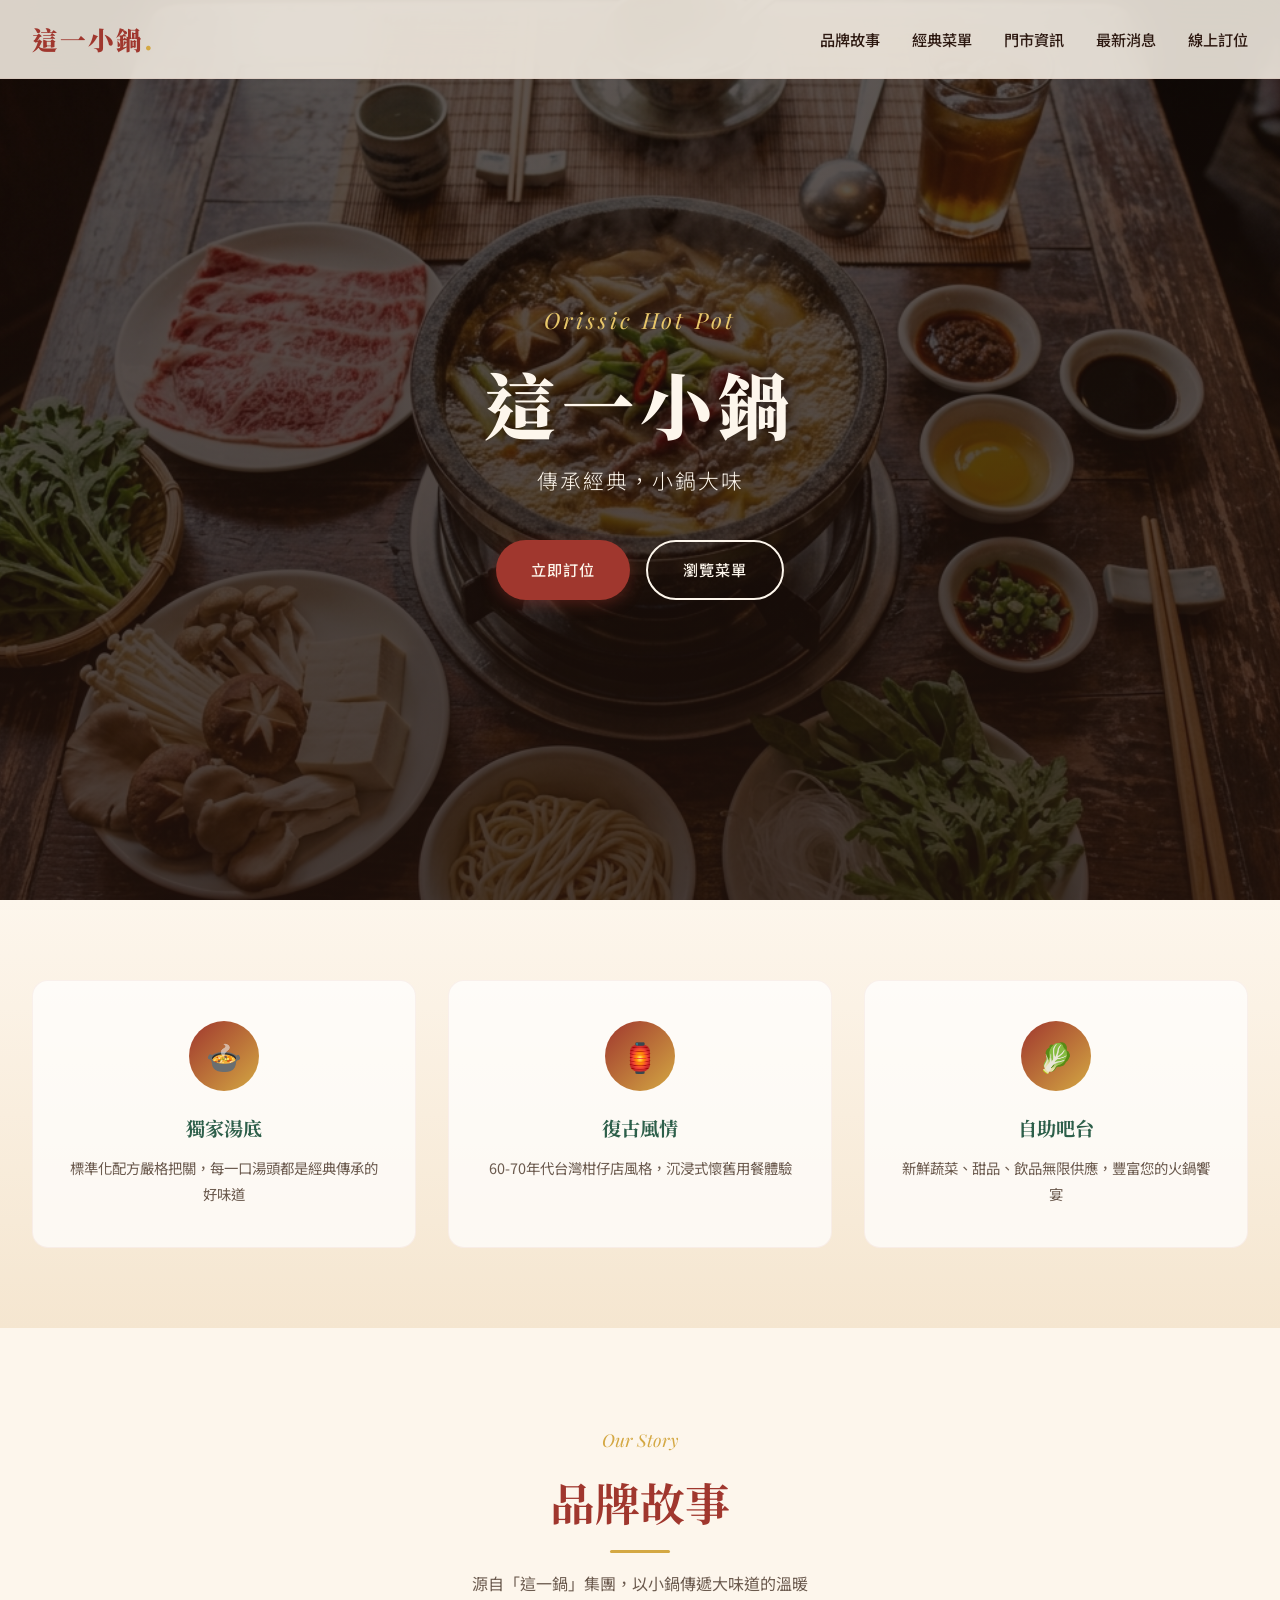
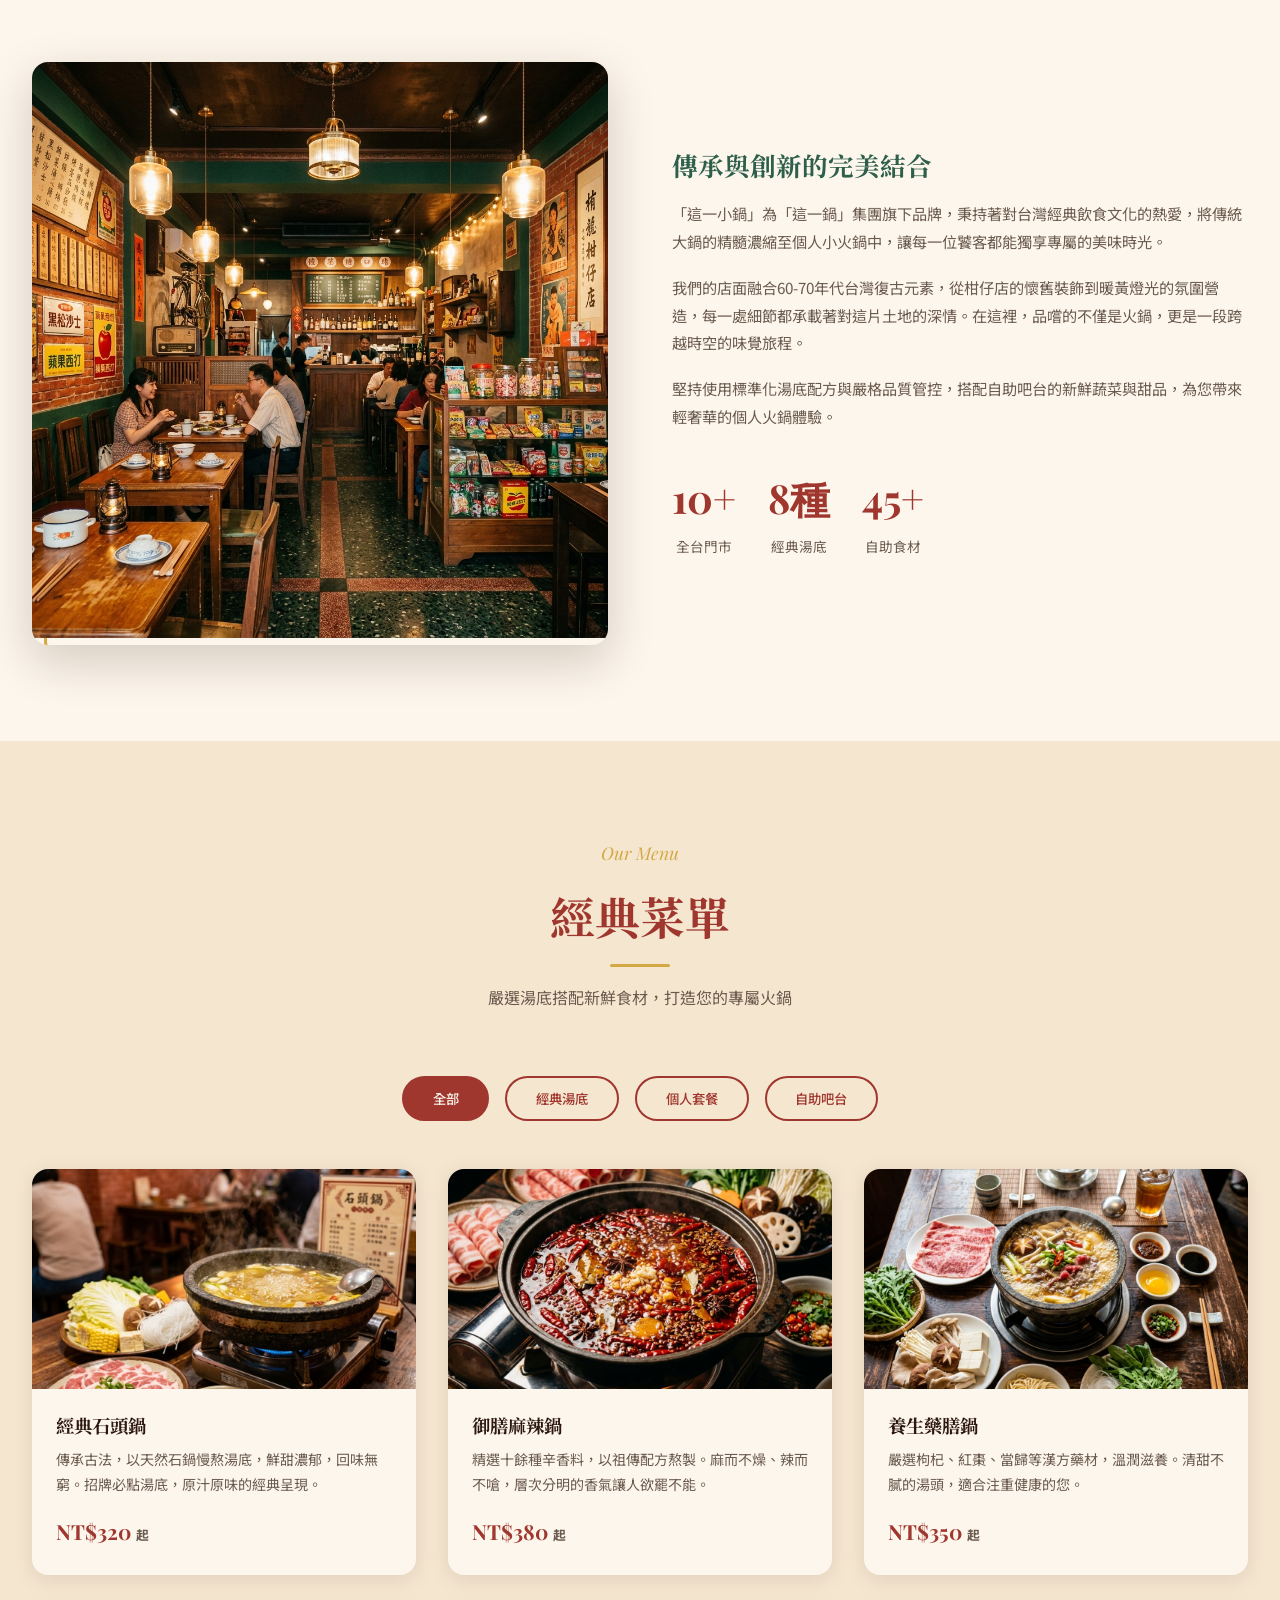
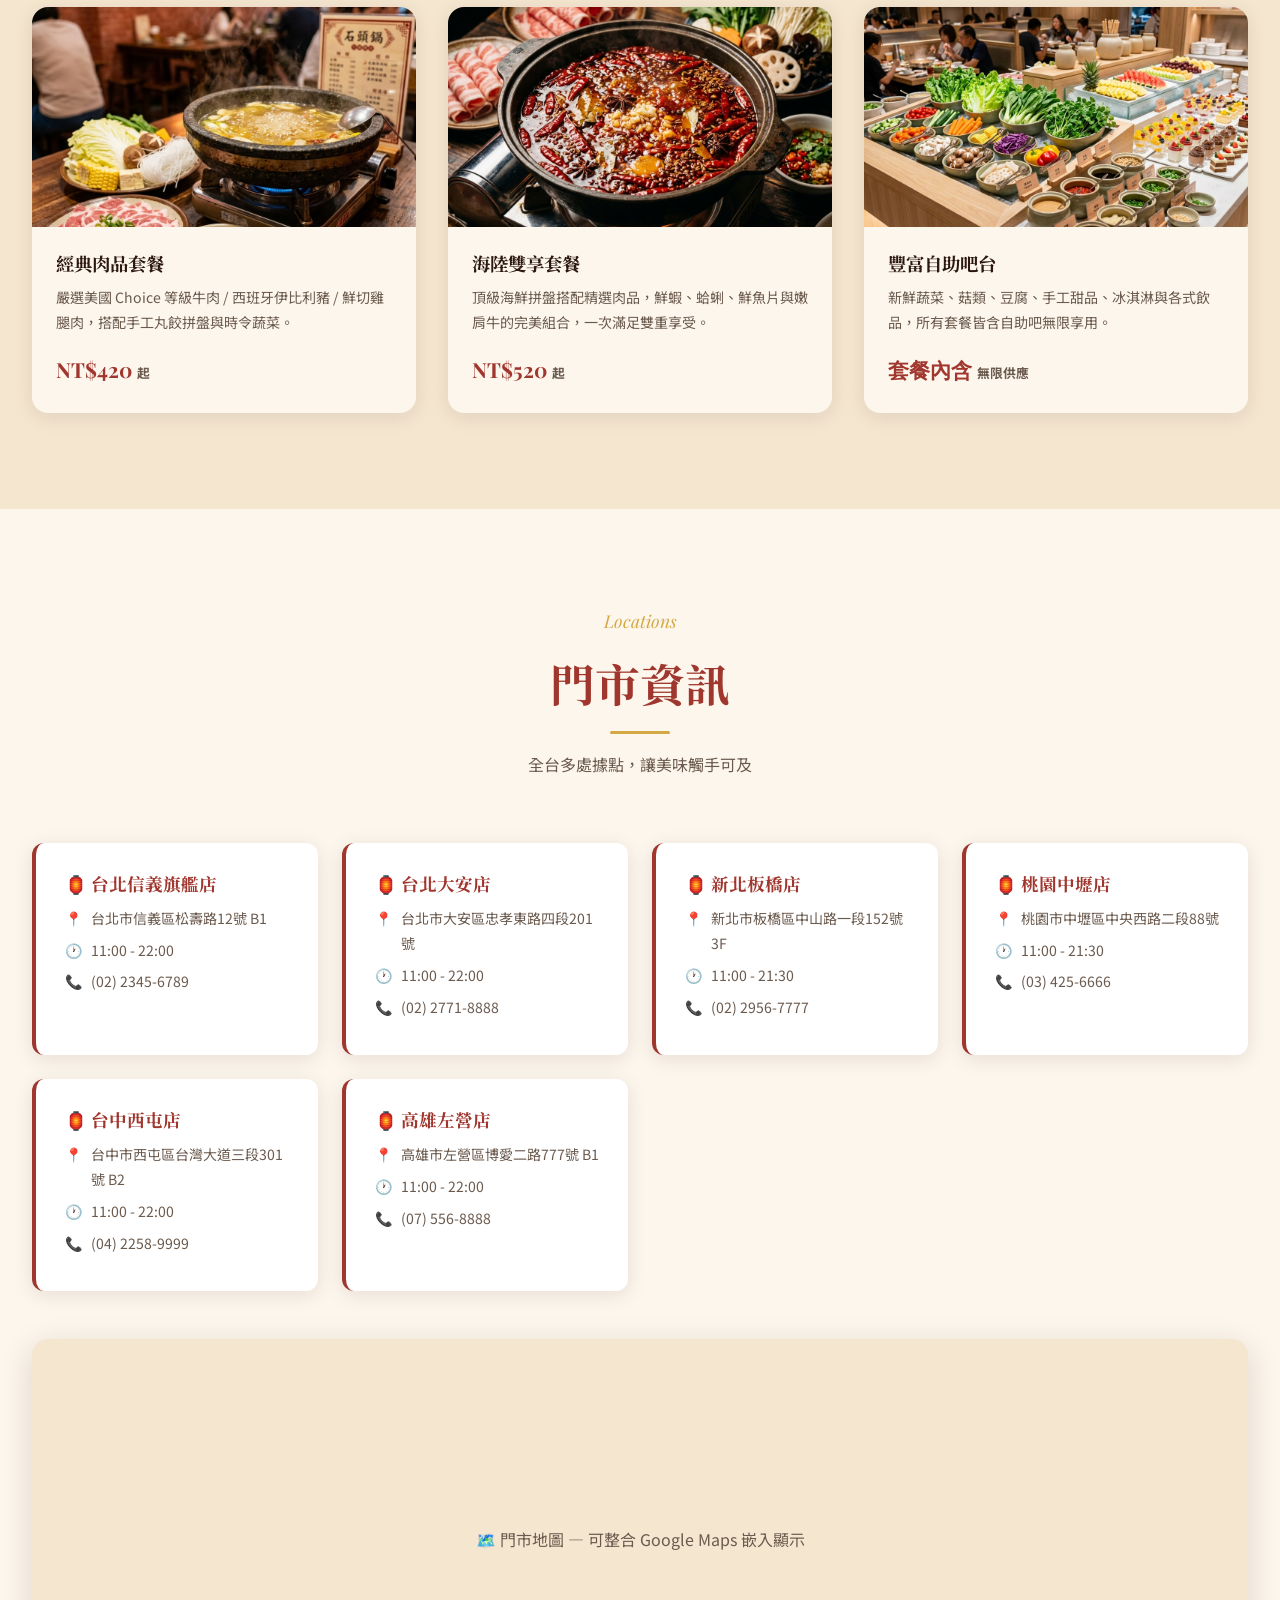
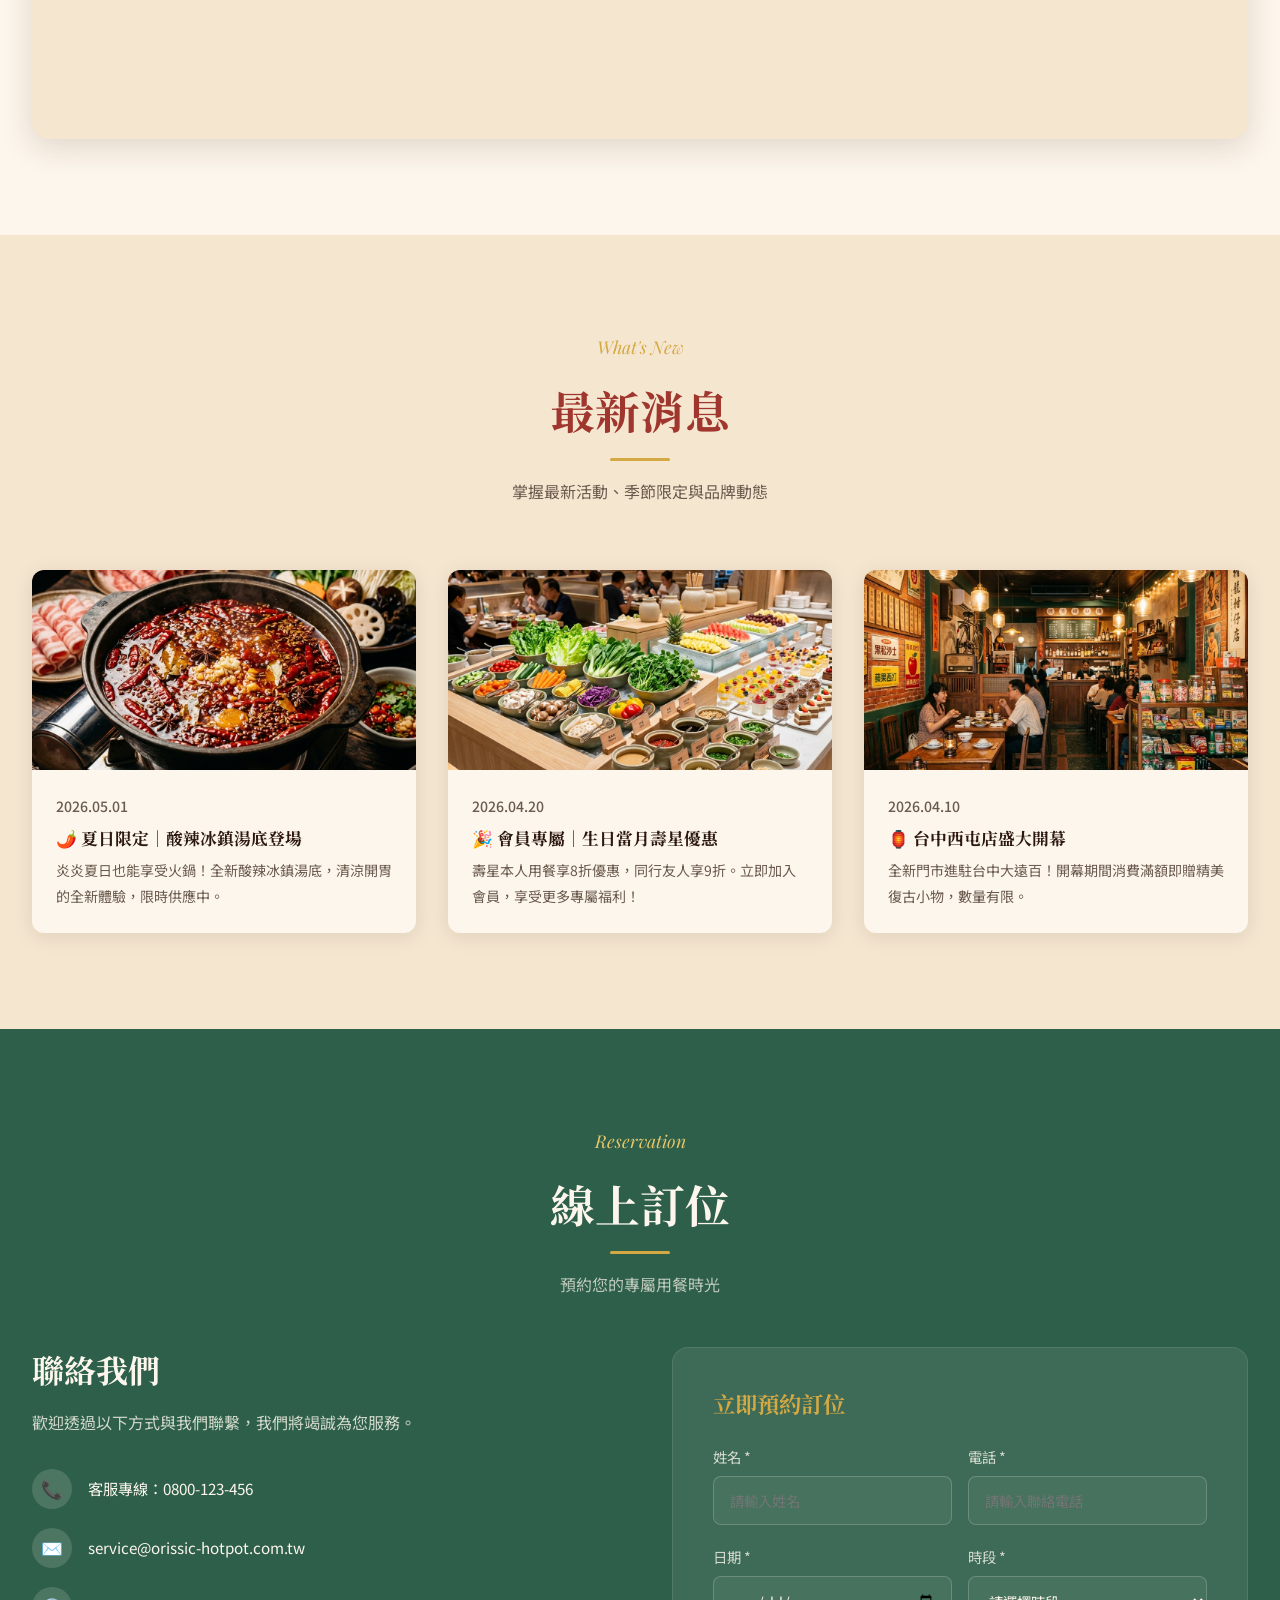
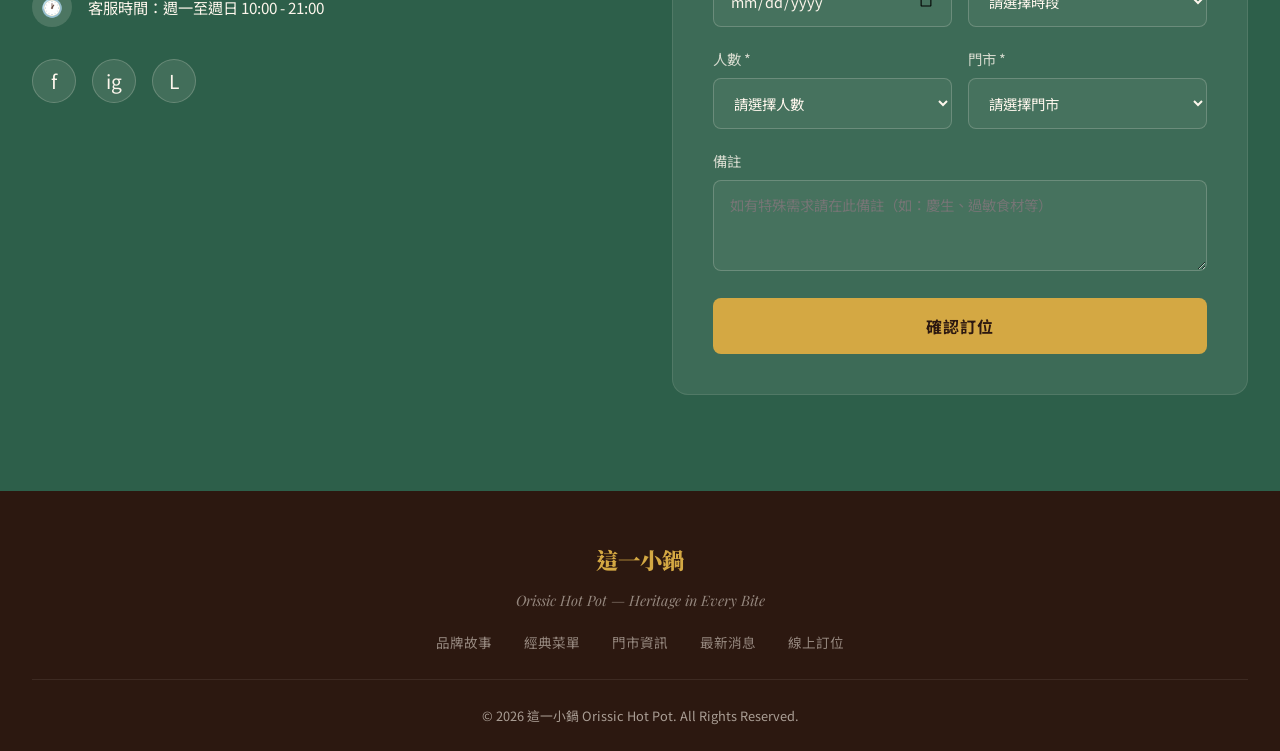
<file: 這一小鍋/web/index.html>
<!DOCTYPE html>
<html lang="zh-TW">
<head>
  <meta charset="UTF-8">
  <meta name="viewport" content="width=device-width, initial-scale=1.0">
  <meta name="description" content="這一小鍋 — 傳承經典，小鍋大味。源自這一鍋集團的個人精緻火鍋品牌，以復古台灣風情打造輕奢華用餐體驗。">
  <meta name="keywords" content="這一小鍋, 個人火鍋, 小火鍋, 石頭鍋, 麻辣鍋, 台灣火鍋, 復古風, 輕奢華">
  <title>這一小鍋 Orissic Hot Pot — 傳承經典，小鍋大味</title>
  <link rel="stylesheet" href="css/style.css">
</head>
<body>

  <!-- NAVBAR -->
  <nav class="navbar" id="navbar">
    <div class="navbar-inner">
      <a href="#hero" class="nav-logo">這一小鍋<span>.</span></a>
      <ul class="nav-links">
        <li><a href="#about">品牌故事</a></li>
        <li><a href="#menu">經典菜單</a></li>
        <li><a href="#stores">門市資訊</a></li>
        <li><a href="#news">最新消息</a></li>
        <li><a href="#contact">線上訂位</a></li>
      </ul>
      <button class="hamburger" id="hamburger" aria-label="選單">
        <span></span><span></span><span></span>
      </button>
    </div>
  </nav>

  <!-- MOBILE NAV -->
  <div class="mobile-nav" id="mobileNav">
    <button class="mobile-nav-close" aria-label="關閉選單">✕</button>
    <a href="#about">品牌故事</a>
    <a href="#menu">經典菜單</a>
    <a href="#stores">門市資訊</a>
    <a href="#news">最新消息</a>
    <a href="#contact">線上訂位</a>
  </div>

  <!-- HERO -->
  <section class="hero" id="hero">
    <div class="hero-bg" style="background-image: url('image/hero_banner.png')"></div>
    <div class="hero-overlay"></div>
    <div class="hero-content">
      <p class="hero-subtitle">Orissic Hot Pot</p>
      <h1>這一小鍋</h1>
      <p class="hero-tagline">傳承經典，小鍋大味</p>
      <div class="hero-buttons">
        <a href="#contact" class="btn btn-primary">立即訂位</a>
        <a href="#menu" class="btn btn-outline">瀏覽菜單</a>
      </div>
    </div>
  </section>

  <!-- FEATURES -->
  <section class="features">
    <div class="features-grid">
      <div class="feature-card reveal">
        <div class="feature-icon">🍲</div>
        <h3>獨家湯底</h3>
        <p>標準化配方嚴格把關，每一口湯頭都是經典傳承的好味道</p>
      </div>
      <div class="feature-card reveal">
        <div class="feature-icon">🏮</div>
        <h3>復古風情</h3>
        <p>60-70年代台灣柑仔店風格，沉浸式懷舊用餐體驗</p>
      </div>
      <div class="feature-card reveal">
        <div class="feature-icon">🥬</div>
        <h3>自助吧台</h3>
        <p>新鮮蔬菜、甜品、飲品無限供應，豐富您的火鍋饗宴</p>
      </div>
    </div>
  </section>

  <!-- ABOUT -->
  <section class="about-section section" id="about">
    <div class="section-header reveal">
      <span class="english-accent">Our Story</span>
      <h2>品牌故事</h2>
      <div class="section-divider"></div>
      <p>源自「這一鍋」集團，以小鍋傳遞大味道的溫暖</p>
    </div>
    <div class="about-grid">
      <div class="about-image reveal">
        <img src="image/brand_atmosphere.png" alt="這一小鍋復古風格店面" loading="lazy">
      </div>
      <div class="about-text reveal">
        <h3>傳承與創新的完美結合</h3>
        <p>「這一小鍋」為「這一鍋」集團旗下品牌，秉持著對台灣經典飲食文化的熱愛，將傳統大鍋的精髓濃縮至個人小火鍋中，讓每一位饕客都能獨享專屬的美味時光。</p>
        <p>我們的店面融合60-70年代台灣復古元素，從柑仔店的懷舊裝飾到暖黃燈光的氛圍營造，每一處細節都承載著對這片土地的深情。在這裡，品嚐的不僅是火鍋，更是一段跨越時空的味覺旅程。</p>
        <p>堅持使用標準化湯底配方與嚴格品質管控，搭配自助吧台的新鮮蔬菜與甜品，為您帶來輕奢華的個人火鍋體驗。</p>
        <div class="about-highlights">
          <div class="highlight-item">
            <div class="highlight-number" data-count="10" data-suffix="+">0</div>
            <div class="highlight-label">全台門市</div>
          </div>
          <div class="highlight-item">
            <div class="highlight-number" data-count="8" data-suffix="種">0</div>
            <div class="highlight-label">經典湯底</div>
          </div>
          <div class="highlight-item">
            <div class="highlight-number" data-count="50" data-suffix="+">0</div>
            <div class="highlight-label">自助食材</div>
          </div>
        </div>
      </div>
    </div>
  </section>

  <!-- MENU -->
  <section class="menu-section" id="menu">
    <div class="menu-inner">
      <div class="section-header reveal">
        <span class="english-accent">Our Menu</span>
        <h2>經典菜單</h2>
        <div class="section-divider"></div>
        <p>嚴選湯底搭配新鮮食材，打造您的專屬火鍋</p>
      </div>

      <div class="menu-tabs reveal">
        <button class="menu-tab active" data-category="all">全部</button>
        <button class="menu-tab" data-category="soup">經典湯底</button>
        <button class="menu-tab" data-category="set">個人套餐</button>
        <button class="menu-tab" data-category="buffet">自助吧台</button>
      </div>

      <div class="menu-grid">
        <div class="menu-card reveal" data-category="soup">
          <div class="menu-card-img">
            <img src="image/soup_stone.png" alt="經典石頭鍋" loading="lazy">
          </div>
          <div class="menu-card-body">
            <h3>經典石頭鍋</h3>
            <p>傳承古法，以天然石鍋慢熬湯底，鮮甜濃郁，回味無窮。招牌必點湯底，原汁原味的經典呈現。</p>
            <div class="menu-price">NT$320 <span>起</span></div>
          </div>
        </div>

        <div class="menu-card reveal" data-category="soup">
          <div class="menu-card-img">
            <img src="image/soup_mala.png" alt="御膳麻辣鍋" loading="lazy">
          </div>
          <div class="menu-card-body">
            <h3>御膳麻辣鍋</h3>
            <p>精選十餘種辛香料，以祖傳配方熬製。麻而不燥、辣而不嗆，層次分明的香氣讓人欲罷不能。</p>
            <div class="menu-price">NT$380 <span>起</span></div>
          </div>
        </div>

        <div class="menu-card reveal" data-category="soup">
          <div class="menu-card-img">
            <img src="image/hero_banner.png" alt="養生藥膳鍋" loading="lazy">
          </div>
          <div class="menu-card-body">
            <h3>養生藥膳鍋</h3>
            <p>嚴選枸杞、紅棗、當歸等漢方藥材，溫潤滋養。清甜不膩的湯頭，適合注重健康的您。</p>
            <div class="menu-price">NT$350 <span>起</span></div>
          </div>
        </div>

        <div class="menu-card reveal" data-category="set">
          <div class="menu-card-img">
            <img src="image/soup_stone.png" alt="經典肉品套餐" loading="lazy">
          </div>
          <div class="menu-card-body">
            <h3>經典肉品套餐</h3>
            <p>嚴選美國 Choice 等級牛肉 / 西班牙伊比利豬 / 鮮切雞腿肉，搭配手工丸餃拼盤與時令蔬菜。</p>
            <div class="menu-price">NT$420 <span>起</span></div>
          </div>
        </div>

        <div class="menu-card reveal" data-category="set">
          <div class="menu-card-img">
            <img src="image/soup_mala.png" alt="海陸雙享套餐" loading="lazy">
          </div>
          <div class="menu-card-body">
            <h3>海陸雙享套餐</h3>
            <p>頂級海鮮拼盤搭配精選肉品，鮮蝦、蛤蜊、鮮魚片與嫩肩牛的完美組合，一次滿足雙重享受。</p>
            <div class="menu-price">NT$520 <span>起</span></div>
          </div>
        </div>

        <div class="menu-card reveal" data-category="buffet">
          <div class="menu-card-img">
            <img src="image/buffet_bar.png" alt="自助吧台" loading="lazy">
          </div>
          <div class="menu-card-body">
            <h3>豐富自助吧台</h3>
            <p>新鮮蔬菜、菇類、豆腐、手工甜品、冰淇淋與各式飲品，所有套餐皆含自助吧無限享用。</p>
            <div class="menu-price">套餐內含 <span>無限供應</span></div>
          </div>
        </div>
      </div>
    </div>
  </section>

  <!-- STORES -->
  <section class="stores-section section" id="stores">
    <div class="section-header reveal">
      <span class="english-accent">Locations</span>
      <h2>門市資訊</h2>
      <div class="section-divider"></div>
      <p>全台多處據點，讓美味觸手可及</p>
    </div>

    <div class="stores-grid">
      <div class="store-card reveal">
        <h3>🏮 台北信義旗艦店</h3>
        <div class="store-info">
          <p><span class="icon">📍</span> 台北市信義區松壽路12號 B1</p>
          <p><span class="icon">🕐</span> 11:00 - 22:00</p>
          <p><span class="icon">📞</span> (02) 2345-6789</p>
        </div>
      </div>
      <div class="store-card reveal">
        <h3>🏮 台北大安店</h3>
        <div class="store-info">
          <p><span class="icon">📍</span> 台北市大安區忠孝東路四段201號</p>
          <p><span class="icon">🕐</span> 11:00 - 22:00</p>
          <p><span class="icon">📞</span> (02) 2771-8888</p>
        </div>
      </div>
      <div class="store-card reveal">
        <h3>🏮 新北板橋店</h3>
        <div class="store-info">
          <p><span class="icon">📍</span> 新北市板橋區中山路一段152號 3F</p>
          <p><span class="icon">🕐</span> 11:00 - 21:30</p>
          <p><span class="icon">📞</span> (02) 2956-7777</p>
        </div>
      </div>
      <div class="store-card reveal">
        <h3>🏮 桃園中壢店</h3>
        <div class="store-info">
          <p><span class="icon">📍</span> 桃園市中壢區中央西路二段88號</p>
          <p><span class="icon">🕐</span> 11:00 - 21:30</p>
          <p><span class="icon">📞</span> (03) 425-6666</p>
        </div>
      </div>
      <div class="store-card reveal">
        <h3>🏮 台中西屯店</h3>
        <div class="store-info">
          <p><span class="icon">📍</span> 台中市西屯區台灣大道三段301號 B2</p>
          <p><span class="icon">🕐</span> 11:00 - 22:00</p>
          <p><span class="icon">📞</span> (04) 2258-9999</p>
        </div>
      </div>
      <div class="store-card reveal">
        <h3>🏮 高雄左營店</h3>
        <div class="store-info">
          <p><span class="icon">📍</span> 高雄市左營區博愛二路777號 B1</p>
          <p><span class="icon">🕐</span> 11:00 - 22:00</p>
          <p><span class="icon">📞</span> (07) 556-8888</p>
        </div>
      </div>
    </div>

    <div class="store-map reveal">
      <p>🗺️ 門市地圖 — 可整合 Google Maps 嵌入顯示</p>
    </div>
  </section>

  <!-- NEWS -->
  <section class="news-section" id="news">
    <div class="news-inner">
      <div class="section-header reveal">
        <span class="english-accent">What's New</span>
        <h2>最新消息</h2>
        <div class="section-divider"></div>
        <p>掌握最新活動、季節限定與品牌動態</p>
      </div>

      <div class="news-grid">
        <div class="news-card reveal">
          <div class="news-card-img">
            <img src="image/soup_mala.png" alt="夏季限定" loading="lazy">
          </div>
          <div class="news-card-body">
            <p class="news-date">2026.05.01</p>
            <h3>🌶️ 夏日限定｜酸辣冰鎮湯底登場</h3>
            <p>炎炎夏日也能享受火鍋！全新酸辣冰鎮湯底，清涼開胃的全新體驗，限時供應中。</p>
          </div>
        </div>
        <div class="news-card reveal">
          <div class="news-card-img">
            <img src="image/buffet_bar.png" alt="會員活動" loading="lazy">
          </div>
          <div class="news-card-body">
            <p class="news-date">2026.04.20</p>
            <h3>🎉 會員專屬｜生日當月壽星優惠</h3>
            <p>壽星本人用餐享8折優惠，同行友人享9折。立即加入會員，享受更多專屬福利！</p>
          </div>
        </div>
        <div class="news-card reveal">
          <div class="news-card-img">
            <img src="image/brand_atmosphere.png" alt="新店開幕" loading="lazy">
          </div>
          <div class="news-card-body">
            <p class="news-date">2026.04.10</p>
            <h3>🏮 台中西屯店盛大開幕</h3>
            <p>全新門市進駐台中大遠百！開幕期間消費滿額即贈精美復古小物，數量有限。</p>
          </div>
        </div>
      </div>
    </div>
  </section>

  <!-- CONTACT / RESERVATION -->
  <section class="contact-section" id="contact">
    <div class="contact-inner">
      <div class="section-header reveal" style="margin-bottom: 3rem;">
        <span class="english-accent" style="color: var(--warm-gold-light);">Reservation</span>
        <h2 style="color: var(--cream-white);">線上訂位</h2>
        <div class="section-divider"></div>
        <p style="color: rgba(253,246,236,0.7);">預約您的專屬用餐時光</p>
      </div>

      <div class="contact-grid">
        <div class="contact-info reveal">
          <h2>聯絡我們</h2>
          <p>歡迎透過以下方式與我們聯繫，我們將竭誠為您服務。</p>
          <div class="contact-detail">
            <div class="icon">📞</div>
            <div>客服專線：0800-123-456</div>
          </div>
          <div class="contact-detail">
            <div class="icon">✉️</div>
            <div>service@orissic-hotpot.com.tw</div>
          </div>
          <div class="contact-detail">
            <div class="icon">🕐</div>
            <div>客服時間：週一至週日 10:00 - 21:00</div>
          </div>
          <div class="social-links">
            <a href="#" class="social-link" aria-label="Facebook">f</a>
            <a href="#" class="social-link" aria-label="Instagram">ig</a>
            <a href="#" class="social-link" aria-label="Line">L</a>
          </div>
        </div>

        <div class="reservation-form reveal">
          <h3>立即預約訂位</h3>
          <form id="reservationForm">
            <div class="form-row">
              <div class="form-group">
                <label for="res-name">姓名 *</label>
                <input type="text" id="res-name" name="name" placeholder="請輸入姓名" required>
              </div>
              <div class="form-group">
                <label for="res-phone">電話 *</label>
                <input type="tel" id="res-phone" name="phone" placeholder="請輸入聯絡電話" required>
              </div>
            </div>
            <div class="form-row">
              <div class="form-group">
                <label for="res-date">日期 *</label>
                <input type="date" id="res-date" name="date" required>
              </div>
              <div class="form-group">
                <label for="res-time">時段 *</label>
                <select id="res-time" name="time" required>
                  <option value="">請選擇時段</option>
                  <option value="11:00">11:00</option>
                  <option value="11:30">11:30</option>
                  <option value="12:00">12:00</option>
                  <option value="12:30">12:30</option>
                  <option value="17:00">17:00</option>
                  <option value="17:30">17:30</option>
                  <option value="18:00">18:00</option>
                  <option value="18:30">18:30</option>
                  <option value="19:00">19:00</option>
                  <option value="19:30">19:30</option>
                  <option value="20:00">20:00</option>
                </select>
              </div>
            </div>
            <div class="form-row">
              <div class="form-group">
                <label for="res-guests">人數 *</label>
                <select id="res-guests" name="guests" required>
                  <option value="">請選擇人數</option>
                  <option value="1">1 位</option>
                  <option value="2">2 位</option>
                  <option value="3">3 位</option>
                  <option value="4">4 位</option>
                  <option value="5">5 位</option>
                  <option value="6">6 位以上</option>
                </select>
              </div>
              <div class="form-group">
                <label for="res-store">門市 *</label>
                <select id="res-store" name="store" required>
                  <option value="">請選擇門市</option>
                  <option value="xinyi">台北信義旗艦店</option>
                  <option value="daan">台北大安店</option>
                  <option value="banqiao">新北板橋店</option>
                  <option value="zhongli">桃園中壢店</option>
                  <option value="xitun">台中西屯店</option>
                  <option value="zuoying">高雄左營店</option>
                </select>
              </div>
            </div>
            <div class="form-group">
              <label for="res-note">備註</label>
              <textarea id="res-note" name="note" rows="3" placeholder="如有特殊需求請在此備註（如：慶生、過敏食材等）"></textarea>
            </div>
            <button type="submit" class="btn-submit">確認訂位</button>
          </form>
        </div>
      </div>
    </div>
  </section>

  <!-- FOOTER -->
  <footer class="footer">
    <div class="footer-inner">
      <div class="footer-logo">這一小鍋</div>
      <p style="font-size:0.9rem; color: rgba(253,246,236,0.5); margin-bottom: 0.5rem;">
        <em style="font-family: 'Playfair Display', serif;">Orissic Hot Pot — Heritage in Every Bite</em>
      </p>
      <div class="footer-links">
        <a href="#about">品牌故事</a>
        <a href="#menu">經典菜單</a>
        <a href="#stores">門市資訊</a>
        <a href="#news">最新消息</a>
        <a href="#contact">線上訂位</a>
      </div>
      <div class="footer-copy">
        <p>&copy; 2026 這一小鍋 Orissic Hot Pot. All Rights Reserved.</p>
      </div>
    </div>
  </footer>

  <!-- SCROLL TO TOP -->
  <button class="scroll-top" aria-label="回到頂部">↑</button>

  <script src="js/main.js"></script>
</body>
</html>
</file>
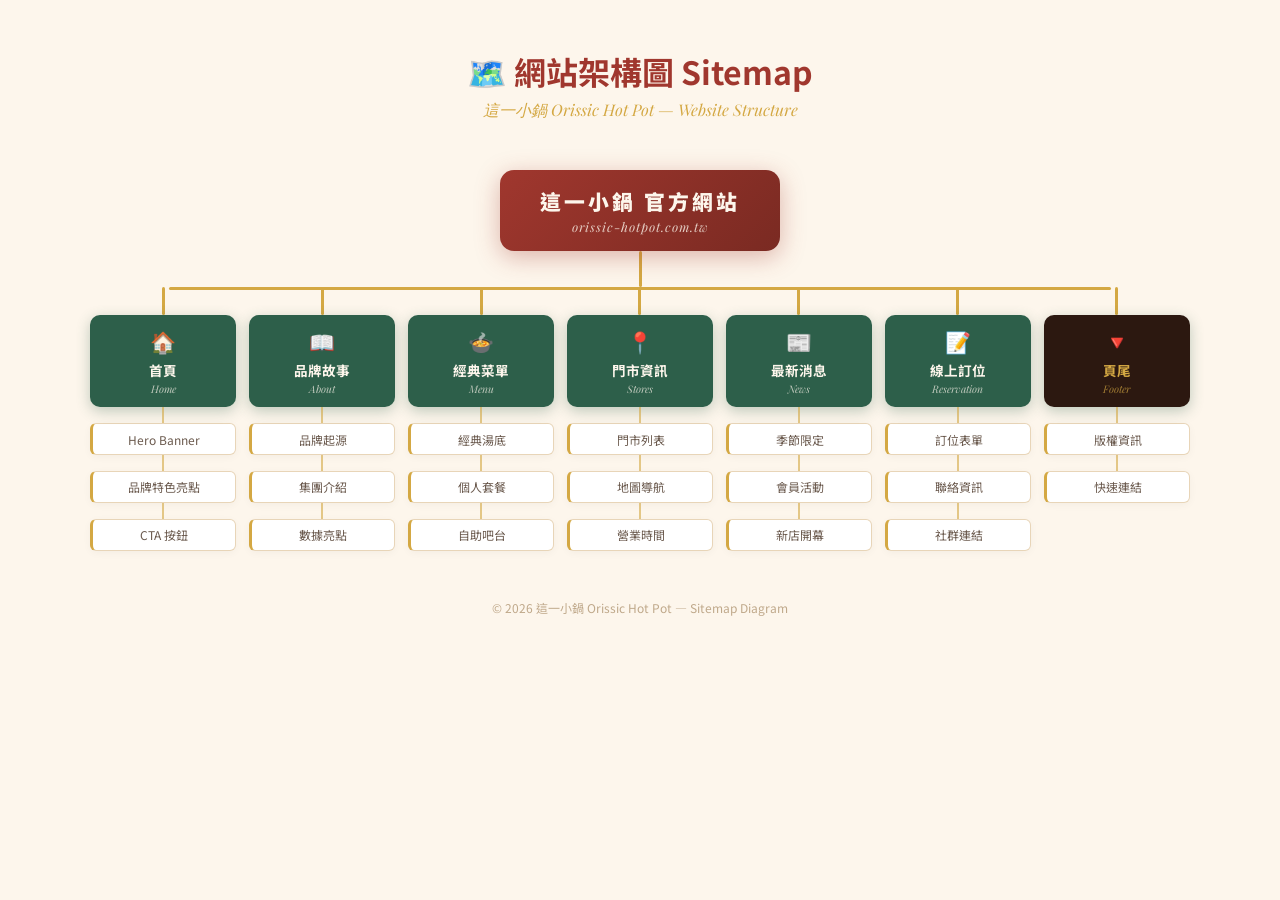
<file: 這一小鍋/web/sitemap.html>
<!DOCTYPE html>
<html lang="zh-TW">
<head>
  <meta charset="UTF-8">
  <meta name="viewport" content="width=device-width, initial-scale=1.0">
  <title>這一小鍋 — 網站 Sitemap</title>
  <link href="https://fonts.googleapis.com/css2?family=Noto+Sans+TC:wght@400;700;900&family=Playfair+Display:ital@0;1&display=swap" rel="stylesheet">
  <style>
    * { margin: 0; padding: 0; box-sizing: border-box; }
    body {
      font-family: 'Noto Sans TC', sans-serif;
      background: #FDF6EC;
      color: #2C1810;
      min-height: 100vh;
      display: flex;
      flex-direction: column;
      align-items: center;
      padding: 3rem 1rem;
    }
    .title {
      text-align: center;
      margin-bottom: 3rem;
    }
    .title h1 {
      font-size: 2rem;
      color: #A0372E;
      margin-bottom: 0.3rem;
    }
    .title p {
      font-family: 'Playfair Display', serif;
      font-style: italic;
      color: #D4A843;
      font-size: 1rem;
    }

    /* Tree */
    .tree {
      display: flex;
      flex-direction: column;
      align-items: center;
      gap: 0;
    }

    /* Root */
    .root-node {
      background: linear-gradient(135deg, #A0372E, #7A2A22);
      color: #FDF6EC;
      padding: 1rem 2.5rem;
      border-radius: 14px;
      font-size: 1.3rem;
      font-weight: 900;
      letter-spacing: 3px;
      box-shadow: 0 6px 24px rgba(160,55,46,0.35);
      text-align: center;
      position: relative;
    }
    .root-node small {
      display: block;
      font-family: 'Playfair Display', serif;
      font-weight: 400;
      font-style: italic;
      font-size: 0.8rem;
      letter-spacing: 1px;
      margin-top: 2px;
      opacity: 0.8;
    }

    /* Connector lines */
    .v-line {
      width: 3px;
      height: 36px;
      background: #D4A843;
      border-radius: 2px;
    }
    .h-connector {
      display: flex;
      align-items: flex-start;
      justify-content: center;
      position: relative;
    }
    .h-connector::before {
      content: '';
      position: absolute;
      top: 0;
      left: calc(50% - (min(1100px, 90vw) / 2) + (min(1100px, 90vw) / 14));
      width: calc(min(1100px, 90vw) - (min(1100px, 90vw) / 7));
      height: 3px;
      background: #D4A843;
      border-radius: 2px;
    }

    /* Branches */
    .branches {
      display: grid;
      grid-template-columns: repeat(7, 1fr);
      gap: 0.8rem;
      width: min(1100px, 95vw);
    }
    .branch {
      display: flex;
      flex-direction: column;
      align-items: center;
    }
    .branch .v-line-sm {
      width: 3px;
      height: 28px;
      background: #D4A843;
      border-radius: 2px;
    }

    /* Section node */
    .section-node {
      background: #2D5F4A;
      color: #FDF6EC;
      padding: 0.7rem 0.6rem;
      border-radius: 10px;
      text-align: center;
      font-weight: 700;
      font-size: 0.85rem;
      width: 100%;
      box-shadow: 0 4px 14px rgba(45,95,74,0.3);
      margin-bottom: 0;
      position: relative;
    }
    .section-node .emoji {
      font-size: 1.3rem;
      display: block;
      margin-bottom: 4px;
    }
    .section-node .en {
      font-family: 'Playfair Display', serif;
      font-style: italic;
      font-size: 0.65rem;
      font-weight: 400;
      opacity: 0.7;
      display: block;
      margin-top: 2px;
    }

    /* Sub items */
    .sub-items {
      display: flex;
      flex-direction: column;
      align-items: center;
      gap: 0;
      width: 100%;
      margin-top: 0;
    }
    .sub-v-line {
      width: 2px;
      height: 16px;
      background: #D4A843;
      opacity: 0.6;
    }
    .sub-item {
      background: white;
      border: 1.5px solid #e8d5b8;
      border-left: 3px solid #D4A843;
      padding: 0.4rem 0.6rem;
      border-radius: 6px;
      font-size: 0.75rem;
      color: #6B5A4E;
      width: 100%;
      text-align: center;
      box-shadow: 0 2px 8px rgba(0,0,0,0.04);
    }

    /* Footer node special */
    .footer-row {
      display: flex;
      flex-direction: column;
      align-items: center;
      margin-top: 0;
    }
    .footer-node {
      background: #2C1810;
      color: #D4A843;
      padding: 0.7rem 2.5rem;
      border-radius: 10px;
      font-weight: 700;
      font-size: 0.9rem;
      box-shadow: 0 4px 14px rgba(44,24,16,0.25);
      text-align: center;
    }
    .footer-node .en {
      font-family: 'Playfair Display', serif;
      font-style: italic;
      font-size: 0.65rem;
      font-weight: 400;
      opacity: 0.7;
    }
    .footer-subs {
      display: flex;
      gap: 0.8rem;
      margin-top: 12px;
    }
    .footer-subs .sub-item {
      width: auto;
      padding: 0.35rem 1rem;
    }

    /* Watermark */
    .watermark {
      margin-top: 3rem;
      font-size: 0.75rem;
      color: #bfa88a;
      text-align: center;
    }

    @media (max-width: 800px) {
      .branches { grid-template-columns: repeat(3, 1fr); gap: 1rem; }
      .h-connector::before { display: none; }
      .branch .v-line-sm { display: none; }
    }
  </style>
</head>
<body>

  <div class="title">
    <h1>🗺️ 網站架構圖 Sitemap</h1>
    <p>這一小鍋 Orissic Hot Pot — Website Structure</p>
  </div>

  <div class="tree">
    <!-- Root -->
    <div class="root-node">
      這一小鍋 官方網站
      <small>orissic-hotpot.com.tw</small>
    </div>

    <div class="v-line"></div>

    <!-- Horizontal connector -->
    <div class="h-connector">
      <div class="branches">

        <!-- 1. 首頁 -->
        <div class="branch">
          <div class="v-line-sm"></div>
          <div class="section-node">
            <span class="emoji">🏠</span>
            首頁
            <span class="en">Home</span>
          </div>
          <div class="sub-items">
            <div class="sub-v-line"></div>
            <div class="sub-item">Hero Banner</div>
            <div class="sub-v-line"></div>
            <div class="sub-item">品牌特色亮點</div>
            <div class="sub-v-line"></div>
            <div class="sub-item">CTA 按鈕</div>
          </div>
        </div>

        <!-- 2. 品牌故事 -->
        <div class="branch">
          <div class="v-line-sm"></div>
          <div class="section-node">
            <span class="emoji">📖</span>
            品牌故事
            <span class="en">About</span>
          </div>
          <div class="sub-items">
            <div class="sub-v-line"></div>
            <div class="sub-item">品牌起源</div>
            <div class="sub-v-line"></div>
            <div class="sub-item">集團介紹</div>
            <div class="sub-v-line"></div>
            <div class="sub-item">數據亮點</div>
          </div>
        </div>

        <!-- 3. 經典菜單 -->
        <div class="branch">
          <div class="v-line-sm"></div>
          <div class="section-node">
            <span class="emoji">🍲</span>
            經典菜單
            <span class="en">Menu</span>
          </div>
          <div class="sub-items">
            <div class="sub-v-line"></div>
            <div class="sub-item">經典湯底</div>
            <div class="sub-v-line"></div>
            <div class="sub-item">個人套餐</div>
            <div class="sub-v-line"></div>
            <div class="sub-item">自助吧台</div>
          </div>
        </div>

        <!-- 4. 門市資訊 -->
        <div class="branch">
          <div class="v-line-sm"></div>
          <div class="section-node">
            <span class="emoji">📍</span>
            門市資訊
            <span class="en">Stores</span>
          </div>
          <div class="sub-items">
            <div class="sub-v-line"></div>
            <div class="sub-item">門市列表</div>
            <div class="sub-v-line"></div>
            <div class="sub-item">地圖導航</div>
            <div class="sub-v-line"></div>
            <div class="sub-item">營業時間</div>
          </div>
        </div>

        <!-- 5. 最新消息 -->
        <div class="branch">
          <div class="v-line-sm"></div>
          <div class="section-node">
            <span class="emoji">📰</span>
            最新消息
            <span class="en">News</span>
          </div>
          <div class="sub-items">
            <div class="sub-v-line"></div>
            <div class="sub-item">季節限定</div>
            <div class="sub-v-line"></div>
            <div class="sub-item">會員活動</div>
            <div class="sub-v-line"></div>
            <div class="sub-item">新店開幕</div>
          </div>
        </div>

        <!-- 6. 線上訂位 -->
        <div class="branch">
          <div class="v-line-sm"></div>
          <div class="section-node">
            <span class="emoji">📝</span>
            線上訂位
            <span class="en">Reservation</span>
          </div>
          <div class="sub-items">
            <div class="sub-v-line"></div>
            <div class="sub-item">訂位表單</div>
            <div class="sub-v-line"></div>
            <div class="sub-item">聯絡資訊</div>
            <div class="sub-v-line"></div>
            <div class="sub-item">社群連結</div>
          </div>
        </div>

        <!-- 7. 頁尾 -->
        <div class="branch">
          <div class="v-line-sm"></div>
          <div class="section-node" style="background:#2C1810; color:#D4A843;">
            <span class="emoji">🔻</span>
            頁尾
            <span class="en">Footer</span>
          </div>
          <div class="sub-items">
            <div class="sub-v-line"></div>
            <div class="sub-item">版權資訊</div>
            <div class="sub-v-line"></div>
            <div class="sub-item">快速連結</div>
          </div>
        </div>

      </div>
    </div>
  </div>

  <div class="watermark">
    © 2026 這一小鍋 Orissic Hot Pot — Sitemap Diagram
  </div>

</body>
</html>
</file>
<file: 這一小鍋/web/css/style.css>
@import url('https://fonts.googleapis.com/css2?family=Noto+Serif+TC:wght@400;700;900&family=Noto+Sans+TC:wght@300;400;500;700&family=Playfair+Display:ital,wght@0,400;0,700;1,400&display=swap');

:root {
  --brick-red: #A0372E;
  --brick-red-dark: #7A2A22;
  --retro-green: #2D5F4A;
  --retro-green-light: #3A7A5F;
  --warm-gold: #D4A843;
  --warm-gold-light: #E8C76A;
  --earth-brown: #8B6F4E;
  --cream-white: #FDF6EC;
  --cream-dark: #F5E6D0;
  --text-dark: #2C1810;
  --text-muted: #6B5A4E;
  --overlay-dark: rgba(44, 24, 16, 0.7);
  --shadow-soft: 0 4px 20px rgba(44, 24, 16, 0.1);
  --shadow-medium: 0 8px 32px rgba(44, 24, 16, 0.15);
  --shadow-heavy: 0 16px 48px rgba(44, 24, 16, 0.2);
  --transition-smooth: all 0.4s cubic-bezier(0.25, 0.46, 0.45, 0.94);
}

*, *::before, *::after { box-sizing: border-box; margin: 0; padding: 0; }

html { scroll-behavior: smooth; font-size: 16px; }

body {
  font-family: 'Noto Sans TC', sans-serif;
  background-color: var(--cream-white);
  color: var(--text-dark);
  line-height: 1.8;
  overflow-x: hidden;
}

h1, h2, h3, h4 { font-family: 'Noto Serif TC', serif; line-height: 1.4; }
.english-accent { font-family: 'Playfair Display', serif; font-style: italic; }

/* ===== NAVBAR ===== */
.navbar {
  position: fixed; top: 0; left: 0; width: 100%; z-index: 1000;
  padding: 1rem 2rem;
  background: rgba(253, 246, 236, 0.85);
  backdrop-filter: blur(20px);
  -webkit-backdrop-filter: blur(20px);
  border-bottom: 1px solid rgba(160, 55, 46, 0.08);
  transition: var(--transition-smooth);
}
.navbar.scrolled {
  padding: 0.6rem 2rem;
  background: rgba(253, 246, 236, 0.95);
  box-shadow: var(--shadow-soft);
}
.navbar-inner {
  max-width: 1280px; margin: 0 auto;
  display: flex; justify-content: space-between; align-items: center;
}
.nav-logo {
  font-family: 'Noto Serif TC', serif; font-size: 1.6rem; font-weight: 900;
  color: var(--brick-red); text-decoration: none;
  letter-spacing: 2px;
}
.nav-logo span { color: var(--warm-gold); }
.nav-links { display: flex; gap: 2rem; list-style: none; }
.nav-links a {
  text-decoration: none; color: var(--text-dark); font-weight: 500;
  font-size: 0.95rem; position: relative; padding: 0.3rem 0;
  transition: var(--transition-smooth);
}
.nav-links a::after {
  content: ''; position: absolute; bottom: 0; left: 0;
  width: 0; height: 2px; background: var(--brick-red);
  transition: width 0.3s ease;
}
.nav-links a:hover { color: var(--brick-red); }
.nav-links a:hover::after { width: 100%; }

.hamburger {
  display: none; flex-direction: column; gap: 5px;
  background: none; border: none; cursor: pointer; padding: 5px;
}
.hamburger span {
  display: block; width: 26px; height: 2px;
  background: var(--brick-red); transition: var(--transition-smooth);
}
.hamburger.active span:nth-child(1) { transform: rotate(45deg) translate(5px, 5px); }
.hamburger.active span:nth-child(2) { opacity: 0; }
.hamburger.active span:nth-child(3) { transform: rotate(-45deg) translate(5px, -5px); }

/* ===== HERO ===== */
.hero {
  position: relative; height: 100vh; min-height: 600px;
  display: flex; align-items: center; justify-content: center;
  overflow: hidden;
}
.hero-bg {
  position: absolute; inset: 0;
  background-size: cover; background-position: center;
  filter: brightness(0.45);
  transform: scale(1.05);
  transition: transform 8s ease;
}
.hero:hover .hero-bg { transform: scale(1); }
.hero-overlay {
  position: absolute; inset: 0;
  background: linear-gradient(180deg, rgba(44,24,16,0.3) 0%, rgba(44,24,16,0.6) 100%);
}
.hero-content {
  position: relative; z-index: 2; text-align: center;
  color: var(--cream-white); padding: 2rem;
  animation: heroFadeIn 1.2s ease forwards;
}
.hero-content h1 {
  font-size: clamp(2.5rem, 6vw, 4.5rem); font-weight: 900;
  letter-spacing: 6px; margin-bottom: 0.5rem;
  text-shadow: 0 4px 20px rgba(0,0,0,0.3);
}
.hero-subtitle {
  font-family: 'Playfair Display', serif; font-style: italic;
  font-size: clamp(1rem, 2.5vw, 1.4rem); margin-bottom: 0.8rem;
  color: var(--warm-gold-light); letter-spacing: 3px;
}
.hero-tagline {
  font-size: clamp(1rem, 2vw, 1.3rem); margin-bottom: 2.5rem;
  font-weight: 300; letter-spacing: 2px;
}
.hero-buttons { display: flex; gap: 1rem; justify-content: center; flex-wrap: wrap; }

/* ===== BUTTONS ===== */
.btn {
  display: inline-flex; align-items: center; gap: 0.5rem;
  padding: 0.9rem 2.2rem; border-radius: 50px;
  font-family: 'Noto Sans TC', sans-serif; font-size: 0.95rem; font-weight: 500;
  text-decoration: none; cursor: pointer; border: none;
  transition: var(--transition-smooth); letter-spacing: 1px;
}
.btn-primary {
  background: var(--brick-red); color: var(--cream-white);
  box-shadow: 0 4px 15px rgba(160, 55, 46, 0.4);
}
.btn-primary:hover {
  background: var(--brick-red-dark);
  transform: translateY(-2px);
  box-shadow: 0 8px 25px rgba(160, 55, 46, 0.5);
}
.btn-outline {
  background: transparent; color: var(--cream-white);
  border: 2px solid var(--cream-white);
}
.btn-outline:hover {
  background: var(--cream-white); color: var(--brick-red);
  transform: translateY(-2px);
}

/* ===== SECTIONS ===== */
.section {
  padding: 6rem 2rem;
  max-width: 1280px; margin: 0 auto;
}
.section-header {
  text-align: center; margin-bottom: 4rem;
}
.section-header h2 {
  font-size: clamp(1.8rem, 4vw, 2.8rem); color: var(--brick-red);
  margin-bottom: 0.5rem;
}
.section-header .english-accent {
  font-size: 1.1rem; color: var(--warm-gold); display: block; margin-bottom: 1rem;
}
.section-header p {
  color: var(--text-muted); max-width: 600px; margin: 0 auto;
  font-size: 1rem;
}
.section-divider {
  width: 60px; height: 3px; background: var(--warm-gold);
  margin: 1rem auto; border-radius: 2px;
}

/* ===== FEATURES ===== */
.features {
  padding: 5rem 2rem;
  background: linear-gradient(180deg, var(--cream-white), var(--cream-dark));
}
.features-grid {
  max-width: 1280px; margin: 0 auto;
  display: grid; grid-template-columns: repeat(3, 1fr); gap: 2rem;
}
.feature-card {
  text-align: center; padding: 2.5rem 2rem;
  background: rgba(255,255,255,0.7); border-radius: 16px;
  border: 1px solid rgba(160,55,46,0.06);
  transition: var(--transition-smooth);
}
.feature-card:hover {
  transform: translateY(-8px);
  box-shadow: var(--shadow-medium);
  background: rgba(255,255,255,0.95);
}
.feature-icon {
  width: 70px; height: 70px; margin: 0 auto 1.5rem;
  background: linear-gradient(135deg, var(--brick-red), var(--warm-gold));
  border-radius: 50%; display: flex; align-items: center; justify-content: center;
  font-size: 1.8rem; color: white;
}
.feature-card h3 {
  font-size: 1.2rem; margin-bottom: 0.8rem; color: var(--retro-green);
}
.feature-card p { color: var(--text-muted); font-size: 0.9rem; }

/* ===== ABOUT ===== */
.about-section { background: var(--cream-white); }
.about-grid {
  display: grid; grid-template-columns: 1fr 1fr; gap: 4rem; align-items: center;
}
.about-image {
  border-radius: 16px; overflow: hidden;
  box-shadow: var(--shadow-heavy); position: relative;
}
.about-image img {
  width: 100%; height: 100%; object-fit: cover;
  transition: transform 0.6s ease;
}
.about-image:hover img { transform: scale(1.05); }
.about-image::after {
  content: ''; position: absolute; inset: 0;
  border: 3px solid var(--warm-gold); border-radius: 16px;
  transform: translate(12px, 12px); z-index: -1;
}
.about-text h3 {
  font-size: 1.6rem; color: var(--retro-green); margin-bottom: 1rem;
}
.about-text p { color: var(--text-muted); margin-bottom: 1.2rem; font-size: 0.95rem; }
.about-highlights {
  display: flex; gap: 2rem; margin-top: 2rem;
}
.highlight-item { text-align: center; }
.highlight-number {
  font-family: 'Playfair Display', serif; font-size: 2.5rem;
  color: var(--brick-red); font-weight: 700;
}
.highlight-label {
  font-size: 0.85rem; color: var(--text-muted);
}

/* ===== MENU ===== */
.menu-section { background: var(--cream-dark); padding: 6rem 2rem; }
.menu-inner { max-width: 1280px; margin: 0 auto; }
.menu-tabs {
  display: flex; justify-content: center; gap: 1rem; margin-bottom: 3rem; flex-wrap: wrap;
}
.menu-tab {
  padding: 0.7rem 1.8rem; border: 2px solid var(--brick-red);
  background: transparent; color: var(--brick-red);
  border-radius: 50px; cursor: pointer; font-family: 'Noto Sans TC', sans-serif;
  font-weight: 500; transition: var(--transition-smooth);
}
.menu-tab.active, .menu-tab:hover {
  background: var(--brick-red); color: var(--cream-white);
}
.menu-grid {
  display: grid; grid-template-columns: repeat(auto-fill, minmax(300px, 1fr)); gap: 2rem;
}
.menu-card {
  background: var(--cream-white); border-radius: 16px; overflow: hidden;
  box-shadow: var(--shadow-soft); transition: var(--transition-smooth);
}
.menu-card:hover {
  transform: translateY(-5px); box-shadow: var(--shadow-medium);
}
.menu-card-img {
  height: 220px; overflow: hidden;
}
.menu-card-img img {
  width: 100%; height: 100%; object-fit: cover;
  transition: transform 0.5s ease;
}
.menu-card:hover .menu-card-img img { transform: scale(1.08); }
.menu-card-body { padding: 1.5rem; }
.menu-card-body h3 {
  font-size: 1.15rem; margin-bottom: 0.5rem; color: var(--text-dark);
}
.menu-card-body p {
  font-size: 0.88rem; color: var(--text-muted); margin-bottom: 1rem;
}
.menu-price {
  font-family: 'Playfair Display', serif; font-size: 1.3rem;
  color: var(--brick-red); font-weight: 700;
}
.menu-price span { font-size: 0.8rem; font-family: 'Noto Sans TC', sans-serif; color: var(--text-muted); }

/* ===== STORES ===== */
.stores-section { background: var(--cream-white); }
.stores-grid {
  display: grid; grid-template-columns: repeat(auto-fill, minmax(280px, 1fr)); gap: 1.5rem;
}
.store-card {
  padding: 1.8rem; background: white; border-radius: 12px;
  border-left: 4px solid var(--brick-red);
  box-shadow: var(--shadow-soft); transition: var(--transition-smooth);
}
.store-card:hover {
  transform: translateX(5px); box-shadow: var(--shadow-medium);
}
.store-card h3 {
  font-size: 1.1rem; color: var(--brick-red); margin-bottom: 0.6rem;
}
.store-info { font-size: 0.88rem; color: var(--text-muted); }
.store-info p { margin-bottom: 0.4rem; display: flex; align-items: flex-start; gap: 0.5rem; }
.store-info .icon { color: var(--retro-green); flex-shrink: 0; }
.store-map {
  margin-top: 3rem; border-radius: 16px; overflow: hidden;
  box-shadow: var(--shadow-medium); height: 400px;
  background: var(--cream-dark);
  display: flex; align-items: center; justify-content: center;
  color: var(--text-muted);
}

/* ===== NEWS ===== */
.news-section { background: var(--cream-dark); padding: 6rem 2rem; }
.news-inner { max-width: 1280px; margin: 0 auto; }
.news-grid {
  display: grid; grid-template-columns: repeat(auto-fill, minmax(320px, 1fr)); gap: 2rem;
}
.news-card {
  background: var(--cream-white); border-radius: 12px;
  overflow: hidden; box-shadow: var(--shadow-soft);
  transition: var(--transition-smooth);
}
.news-card:hover {
  transform: translateY(-5px); box-shadow: var(--shadow-medium);
}
.news-card-img { height: 200px; overflow: hidden; }
.news-card-img img {
  width: 100%; height: 100%; object-fit: cover;
  transition: transform 0.5s ease;
}
.news-card:hover .news-card-img img { transform: scale(1.05); }
.news-card-body { padding: 1.5rem; }
.news-date {
  font-size: 0.8rem; color: var(--warm-gold); font-weight: 500; margin-bottom: 0.5rem;
}
.news-card-body h3 { font-size: 1.05rem; margin-bottom: 0.5rem; }
.news-card-body p { font-size: 0.88rem; color: var(--text-muted); }

/* ===== CONTACT / RESERVATION ===== */
.contact-section { background: var(--retro-green); color: var(--cream-white); padding: 6rem 2rem; }
.contact-inner { max-width: 1280px; margin: 0 auto; }
.contact-grid {
  display: grid; grid-template-columns: 1fr 1fr; gap: 4rem;
}
.contact-info h2 {
  font-size: 2rem; margin-bottom: 1rem; color: var(--cream-white);
}
.contact-info p { color: rgba(253,246,236,0.8); margin-bottom: 2rem; }
.contact-detail {
  display: flex; align-items: center; gap: 1rem;
  margin-bottom: 1.2rem; font-size: 0.95rem;
}
.contact-detail .icon {
  width: 40px; height: 40px; border-radius: 50%;
  background: rgba(253,246,236,0.15);
  display: flex; align-items: center; justify-content: center;
  font-size: 1.1rem; flex-shrink: 0;
}
.social-links { display: flex; gap: 1rem; margin-top: 2rem; }
.social-link {
  width: 44px; height: 44px; border-radius: 50%;
  background: rgba(253,246,236,0.1); border: 1px solid rgba(253,246,236,0.2);
  display: flex; align-items: center; justify-content: center;
  color: var(--cream-white); text-decoration: none; font-size: 1.2rem;
  transition: var(--transition-smooth);
}
.social-link:hover {
  background: var(--warm-gold); border-color: var(--warm-gold);
  transform: translateY(-3px);
}

.reservation-form {
  background: rgba(253,246,236,0.08); border-radius: 16px;
  padding: 2.5rem; border: 1px solid rgba(253,246,236,0.1);
}
.reservation-form h3 {
  font-size: 1.4rem; margin-bottom: 1.5rem; color: var(--warm-gold);
}
.form-group { margin-bottom: 1.2rem; }
.form-group label {
  display: block; margin-bottom: 0.4rem; font-size: 0.9rem;
  color: rgba(253,246,236,0.8);
}
.form-group input, .form-group select, .form-group textarea {
  width: 100%; padding: 0.8rem 1rem; border-radius: 8px;
  border: 1px solid rgba(253,246,236,0.2);
  background: rgba(253,246,236,0.05); color: var(--cream-white);
  font-family: 'Noto Sans TC', sans-serif; font-size: 0.9rem;
  transition: var(--transition-smooth);
}
.form-group input:focus, .form-group select:focus, .form-group textarea:focus {
  outline: none; border-color: var(--warm-gold);
  background: rgba(253,246,236,0.1);
}
.form-group select option { background: var(--retro-green); color: var(--cream-white); }
.form-row { display: grid; grid-template-columns: 1fr 1fr; gap: 1rem; }
.btn-submit {
  width: 100%; padding: 1rem; border: none; border-radius: 8px;
  background: var(--warm-gold); color: var(--text-dark);
  font-family: 'Noto Sans TC', sans-serif; font-size: 1rem; font-weight: 700;
  cursor: pointer; transition: var(--transition-smooth); letter-spacing: 1px;
}
.btn-submit:hover {
  background: var(--warm-gold-light); transform: translateY(-2px);
  box-shadow: 0 8px 25px rgba(212, 168, 67, 0.3);
}

/* ===== FOOTER ===== */
.footer {
  background: var(--text-dark); color: rgba(253,246,236,0.6);
  padding: 3rem 2rem 1.5rem; text-align: center;
}
.footer-inner { max-width: 1280px; margin: 0 auto; }
.footer-logo {
  font-family: 'Noto Serif TC', serif; font-size: 1.4rem; font-weight: 900;
  color: var(--warm-gold); margin-bottom: 0.5rem;
}
.footer-links { display: flex; justify-content: center; gap: 2rem; margin: 1rem 0; flex-wrap: wrap; }
.footer-links a {
  color: rgba(253,246,236,0.5); text-decoration: none; font-size: 0.85rem;
  transition: color 0.3s ease;
}
.footer-links a:hover { color: var(--warm-gold); }
.footer-copy { font-size: 0.8rem; margin-top: 1.5rem; border-top: 1px solid rgba(253,246,236,0.08); padding-top: 1.5rem; }

/* ===== SCROLL TO TOP ===== */
.scroll-top {
  position: fixed; bottom: 2rem; right: 2rem; z-index: 900;
  width: 48px; height: 48px; border-radius: 50%;
  background: var(--brick-red); color: var(--cream-white);
  border: none; cursor: pointer; font-size: 1.3rem;
  box-shadow: var(--shadow-medium);
  opacity: 0; transform: translateY(20px);
  transition: var(--transition-smooth);
}
.scroll-top.visible { opacity: 1; transform: translateY(0); }
.scroll-top:hover { background: var(--brick-red-dark); transform: translateY(-3px); }

/* ===== ANIMATIONS ===== */
@keyframes heroFadeIn {
  from { opacity: 0; transform: translateY(30px); }
  to { opacity: 1; transform: translateY(0); }
}
.reveal {
  opacity: 0; transform: translateY(40px);
  transition: opacity 0.8s ease, transform 0.8s ease;
}
.reveal.active { opacity: 1; transform: translateY(0); }

/* ===== MOBILE NAV OVERLAY ===== */
.mobile-nav {
  position: fixed; inset: 0; z-index: 999;
  background: rgba(253,246,236,0.98);
  backdrop-filter: blur(20px);
  display: flex; flex-direction: column;
  align-items: center; justify-content: center; gap: 2rem;
  opacity: 0; pointer-events: none;
  transition: opacity 0.4s ease;
}
.mobile-nav.open { opacity: 1; pointer-events: auto; }
.mobile-nav a {
  font-family: 'Noto Serif TC', serif; font-size: 1.5rem;
  color: var(--brick-red); text-decoration: none;
  transition: color 0.3s ease;
}
.mobile-nav a:hover { color: var(--warm-gold); }
.mobile-nav-close {
  position: absolute; top: 1.5rem; right: 2rem;
  background: none; border: none; font-size: 2rem;
  color: var(--brick-red); cursor: pointer;
}

/* ===== RESPONSIVE ===== */
@media (max-width: 968px) {
  .nav-links { display: none; }
  .hamburger { display: flex; }
  .about-grid, .contact-grid { grid-template-columns: 1fr; gap: 2rem; }
  .features-grid { grid-template-columns: 1fr 1fr; }
  .about-image::after { display: none; }
}
@media (max-width: 640px) {
  .section { padding: 4rem 1.2rem; }
  .features-grid { grid-template-columns: 1fr; }
  .menu-grid, .news-grid, .stores-grid { grid-template-columns: 1fr; }
  .form-row { grid-template-columns: 1fr; }
  .about-highlights { flex-direction: column; gap: 1rem; }
  .hero-content h1 { letter-spacing: 3px; }
}
</file>
